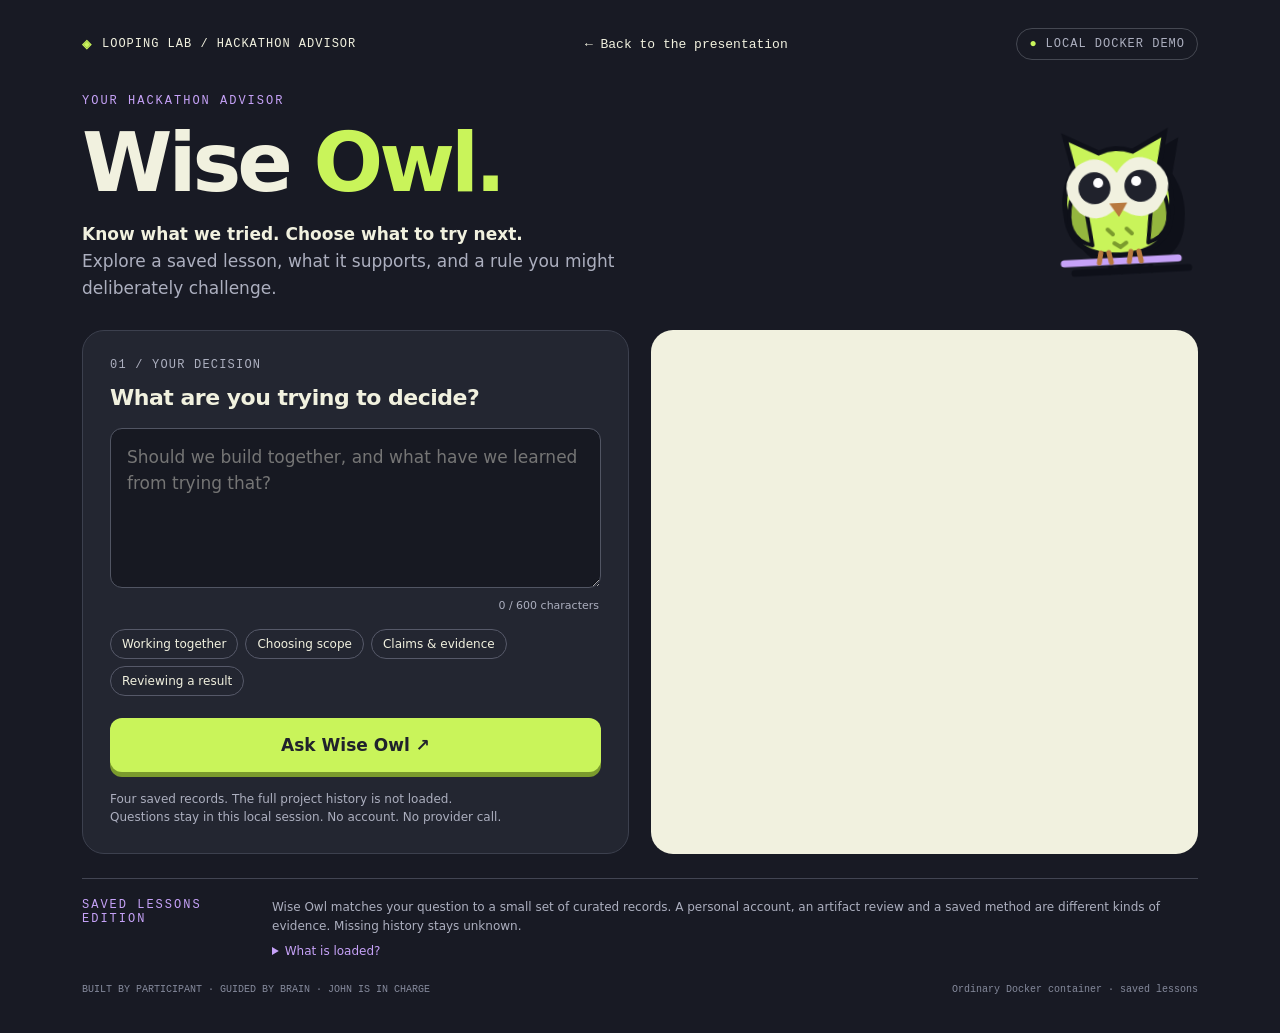
<file: scope-goblin/index.html>
<!doctype html>
<html lang="en"><head><meta charset="utf-8"><meta name="viewport" content="width=device-width, initial-scale=1"><title>Wise Owl — your hackathon advisor</title><style>
:root{color-scheme:dark;--bg:#181a24;--paper:#f1f1df;--ink:#20222c;--green:#c9f45a;--dim:#acafbf;--purple:#c6a2f8}
*{box-sizing:border-box}body{margin:0;background:var(--bg);color:var(--paper);font-family:ui-sans-serif,system-ui,-apple-system,sans-serif}button,textarea{font:inherit}button{cursor:pointer}button:focus-visible,a:focus-visible,summary:focus-visible{outline:3px solid var(--purple);outline-offset:4px}main{max-width:1180px;margin:auto;padding:28px 32px 36px}header{display:flex;justify-content:space-between;align-items:center;gap:16px;font-family:ui-monospace,monospace;font-size:12px;letter-spacing:1px}.brand{display:flex;align-items:center;gap:10px}.brand b{color:var(--green)}.status{border:1px solid #454852;border-radius:30px;padding:8px 12px;color:var(--dim)}.status:before{content:'●';color:var(--green);margin-right:8px}.hero{display:flex;align-items:center;justify-content:space-between;gap:25px;margin:44px 0 34px}.eyebrow{font-family:ui-monospace,monospace;font-size:12px;letter-spacing:2px;color:var(--purple);text-transform:uppercase}h1{font-size:clamp(45px,6.6vw,82px);line-height:.97;letter-spacing:-4px;margin:15px 0 18px;font-weight:850}h1 span{color:var(--green)}.intro{color:var(--dim);font-size:17px;line-height:1.6;margin:0;max-width:600px}.owl{width:160px;height:160px;flex-shrink:0;transform:rotate(-3deg);filter:drop-shadow(10px 10px 0 #0e1019)}.workbench{display:grid;grid-template-columns:1fr 1fr;gap:22px;align-items:stretch}.input-panel{background:#232631;border:1px solid #3c404e;border-radius:22px;padding:27px}.label{font-family:ui-monospace,monospace;font-size:12px;letter-spacing:1.2px;text-transform:uppercase;color:var(--dim);display:block;margin-bottom:13px}.input-panel h2{font-size:22px;margin:0 0 18px;letter-spacing:-.5px}textarea{width:100%;min-height:160px;resize:vertical;background:#171922;color:var(--paper);border:1px solid #515563;border-radius:12px;padding:16px;font-size:17px;line-height:1.5}textarea:focus{outline:2px solid var(--green);border-color:transparent}.counter{text-align:right;color:var(--dim);font-size:11px;margin:7px 2px 17px}.examples{display:flex;flex-wrap:wrap;gap:8px;margin-bottom:22px}.chip{background:transparent;border:1px solid #565969;border-radius:20px;color:var(--paper);padding:7px 11px;font-size:12px}.chip:hover{border-color:var(--green)}.primary{width:100%;background:var(--green);color:var(--ink);border:0;border-radius:12px;padding:17px;font-size:17px;font-weight:800;box-shadow:0 5px 0 #7b9b2d;transition:transform .15s}.primary:hover{transform:translateY(-2px)}.primary:disabled{opacity:.6;cursor:wait}.footnote{color:var(--dim);font-size:12px;line-height:1.5;margin:18px 0 0}.output-panel{background:var(--paper);color:var(--ink);border-radius:22px;position:relative;overflow:hidden;padding:28px}.output-panel .label{color:#696b64}.empty{height:100%;min-height:360px;display:flex;flex-direction:column;justify-content:center;text-align:center;padding:30px 16px}.stamp{border:3px solid #929780;border-radius:8px;padding:12px 15px;transform:rotate(-7deg);font-family:ui-monospace,monospace;font-weight:800;font-size:24px;letter-spacing:2px;align-self:center;margin:10px 0 30px;color:#727861}.empty h2{font-size:26px;letter-spacing:-1px;margin:0 0 12px}.empty p{color:#64675d;line-height:1.65}.verdict{display:inline-block;padding:6px 10px;background:#dac5f1;border-radius:6px;font-family:ui-monospace,monospace;font-size:11px;font-weight:700;text-transform:uppercase;letter-spacing:.6px}.quote{font-size:clamp(25px,3vw,36px);line-height:1.1;letter-spacing:-1.2px;margin:18px 0;font-weight:850}.action{border-top:1px solid #c7cbbb;padding-top:18px;margin-top:20px}.action strong{font-family:ui-monospace,monospace;font-size:11px;letter-spacing:1px}.action p{font-size:18px;line-height:1.5;margin:8px 0 12px}.check{font-size:12px;line-height:1.55;color:#4f5648;background:#e0e6cc;padding:11px 13px;border-radius:9px}.why{font-size:12px;line-height:1.5;color:#4f5648}.parking p{font-size:15px}.tiny{font-size:13px;font-style:italic;color:#64695c;margin:12px 0}.download{margin-top:18px;border:1px solid var(--ink);color:var(--ink);background:transparent;border-radius:8px;padding:10px 14px;font-size:12px;font-weight:700}.download:hover{background:#dfe3ce}.saved-plan{margin-top:16px}.saved-plan textarea{font-family:ui-monospace,monospace;font-size:12px;min-height:180px;background:#fffef1;color:#20222c}.saved-plan label{display:block;font-size:11px;font-weight:700;margin-bottom:8px}.error{color:#ffbdab;font-size:13px;line-height:1.4}.source{margin-top:24px;border-top:1px solid #424553;padding-top:19px;display:grid;grid-template-columns:160px 1fr;gap:20px}.source p{margin:0;color:var(--dim);font-size:13px;line-height:1.6}.source b{color:var(--paper);font-weight:600}.source summary{cursor:pointer;color:var(--purple);font-size:12px;margin-top:8px}.source details p{font-size:12px;margin-top:8px;overflow-wrap:anywhere}footer{margin-top:24px;font-family:ui-monospace,monospace;display:flex;justify-content:space-between;color:#858a9c;font-size:10px;gap:20px;line-height:1.5}[hidden]{display:none!important}@media(max-width:720px){main{padding:22px 18px}.hero{margin-top:35px}.owl{width:95px;height:95px}h1{font-size:54px;letter-spacing:-3px}.intro{font-size:15px}.workbench{grid-template-columns:1fr}.status{font-size:9px;letter-spacing:0}.source{grid-template-columns:1fr;gap:8px}.input-panel,.output-panel{padding:22px}.hero{gap:5px}.empty{min-height:220px}.brand{font-size:10px}footer{flex-direction:column;gap:7px}}@media(prefers-reduced-motion:reduce){*{transition:none!important}}
.back-to-deck{color:var(--paper);text-decoration:none;font-size:13px;letter-spacing:0}.back-to-deck:hover{color:var(--green);text-decoration:underline}@media(max-width:720px){header{flex-wrap:wrap}.back-to-deck{order:3;flex-basis:100%}}

.hero{margin:34px 0 28px}.intro strong{color:var(--paper);font-weight:650}.output-panel{min-height:420px}.answer-section{border-top:1px solid #c7cbbb;margin-top:19px;padding-top:16px}.answer-section h3{font-family:ui-monospace,monospace;font-size:11px;letter-spacing:1px;text-transform:uppercase;margin:0 0 9px}.answer-section p{font-size:15px;line-height:1.55;margin:7px 0}.answer-section small{display:block;line-height:1.5;color:#5a6151;margin-top:10px}.evidence-status{font-size:12px;color:#585e51;margin:7px 0}.quote{font-size:29px;line-height:1.15}.answer-source{overflow-wrap:anywhere}.answer-source a{color:#43407a}.answer-source p{font-size:12px}.source{grid-template-columns:170px 1fr}.source p{font-size:12px}.examples{gap:7px}.footnote a{color:var(--purple)}.history-note{font-size:12px;color:#616753;line-height:1.5}.question-echo{font-size:12px;color:#626657;line-height:1.5}.saved-plan textarea{min-height:230px}button:disabled{cursor:wait}@media(max-width:720px){.source{grid-template-columns:1fr}.output-panel{min-height:240px}.quote{font-size:27px}}
</style></head>
<body><main><header><div class="brand"><b>◈</b> LOOPING LAB / HACKATHON ADVISOR</div><a class="back-to-deck" href="https://milbird-three-layers-sep26.john821249.chatgpt.site/#today">← Back to the presentation</a><div class="status">LOCAL DOCKER DEMO</div></header>
<section class="hero"><div><div class="eyebrow">Your hackathon advisor</div><h1>Wise <span>Owl.</span></h1><p class="intro"><strong>Know what we tried. Choose what to try next.</strong><br>Explore a saved lesson, what it supports, and a rule you might deliberately challenge.</p></div><svg class="owl" viewBox="0 0 160 160" role="img" aria-label="A wide-eyed owl ready to consider your question"><path d="M23 143h114" stroke="#c6a2f8" stroke-width="7" stroke-linecap="round"/><path d="M37 49 30 17l33 17q17-7 34 0l33-17-7 32q13 21 10 46-3 42-53 42T27 95q-3-25 10-46Z" fill="#c9f45a" stroke="#0e1019" stroke-width="5"/><path d="M33 80q-10 38 19 46L47 87m80-7q10 38-19 46l5-39" fill="#94b63e" stroke="#0e1019" stroke-width="4" stroke-linejoin="round"/><path d="M80 55q-16-24-39-9-24 20 0 47 18 14 39-4 21 18 39 4 24-27 0-47-23-15-39 9Z" fill="#f1f1df"/><circle cx="57" cy="69" r="16" fill="#20222c"/><circle cx="103" cy="69" r="16" fill="#20222c"/><circle cx="61" cy="64" r="5" fill="white"/><circle cx="99" cy="64" r="5" fill="white"/><path d="m71 85 9 14 9-14Z" fill="#b8793f"/><path d="m68 111 5 5m14-5 5 5m-18 9 6 4 6-4" fill="none" stroke="#7b9b2d" stroke-width="4" stroke-linecap="round"/><path d="m60 134-2 10m10-10 2 10m20-10-2 10m10-10 2 10" stroke="#b8793f" stroke-width="5" stroke-linecap="round"/></svg></section>
<div class="workbench">
<section class="input-panel"><span class="label">01 / Your decision</span><h2>What are you trying to decide?</h2>
<form id="form"><label for="question" hidden>Your hackathon question</label><textarea id="question" aria-label="Your hackathon question" placeholder="Should we build together, and what have we learned from trying that?" minlength="5" maxlength="600" required></textarea><div class="counter"><span id="count">0</span> / 600 characters</div>
<div class="examples"><button class="chip" type="button" data-question="Should we build together, and what have we learned from trying that?">Working together</button><button class="chip" type="button" data-question="Should we make the scope smaller, or test a wider end-to-end slice?">Choosing scope</button><button class="chip" type="button" data-question="What evidence do we need before we can call this integration working?">Claims &amp; evidence</button><button class="chip" type="button" data-question="What did the video and photo review teach us about the detector?">Reviewing a result</button></div>
<button class="primary" id="submit">Ask Wise Owl ↗</button><p id="error" class="error" role="alert" hidden></p></form><p class="footnote">Four saved records. The full project history is not loaded.<br>Questions stay in this local session. No account. No provider call.</p></section>
<section class="output-panel" aria-label="Wise Owl answer" aria-live="polite"><div id="result" hidden>
<span class="label">02 / A lesson to consider</span><span id="evidence-type" class="verdict"></span><h2 id="answer-title" class="quote"></h2><p id="question-echo" class="question-echo"></p><p id="lesson-summary"></p>
<div class="answer-section"><h3>What happened</h3><div id="outcome-status" class="evidence-status"></div><p id="what-happened"></p><small id="why"></small></div>
<div id="reuse-section" class="answer-section"><h3>When to reuse it</h3><p id="reuse"></p></div>
<div id="challenge-section" class="answer-section"><h3>A rule to challenge</h3><p id="challenge"></p></div>
<div class="answer-section"><h3>Try next · proposal, not an outcome</h3><p id="experiment"></p><small><b>Hypothesis: </b><span id="hypothesis"></span></small><div class="check"><b>What to observe: </b><span id="check"></span></div><small><b>What would change our mind: </b><span id="disconfirm"></span></small></div>
<div class="answer-section answer-source"><h3>Source &amp; limits</h3><p id="source-text"></p><a id="source-link" hidden>Open the public source →</a><p id="limits" class="history-note"></p></div>
<button class="download" id="keep-plan">↓ Keep this decision plan</button><div id="plan-wrap" class="saved-plan" hidden><label for="plan">YOUR DECISION PLAN — SELECTED AND READY TO COPY</label><textarea id="plan" readonly aria-label="Your decision plan"></textarea></div>
</div></section></div>
<section class="source"><span class="eyebrow">Saved lessons edition</span><div><p>Wise Owl matches your question to a small set of curated records. A personal account, an artifact review and a saved method are different kinds of evidence. Missing history stays unknown.</p><details><summary>What is loaded?</summary><p>A public reflection on collaboration; a small-slice operating method; an evidence-labeling method; and a public video/photo review. Suggestions and experiments are authored proposals. This prototype does not query the full Hackathon Brain, call a model, or save questions to memory.</p></details></div></section>
<footer><span>BUILT BY PARTICIPANT · GUIDED BY BRAIN · JOHN IS IN CHARGE</span><span>Ordinary Docker container · saved lessons</span></footer>
</main><script>
const $=id=>document.getElementById(id);let last;
function clearAnswer(){last=null;$('result').hidden=true;$('plan-wrap').hidden=true;$('plan').value='';$('error').hidden=true;}
$('question').addEventListener('input',()=>{$('count').textContent=$('question').value.length;clearAnswer();});
document.querySelectorAll('[data-question]').forEach(b=>b.addEventListener('click',()=>{$('question').value=b.dataset.question;$('question').dispatchEvent(new Event('input'));$('question').focus();}));
async function getAdvice(question){
  const response=await fetch('/api/advise',{method:'POST',headers:{'Content-Type':'application/json'},body:JSON.stringify({question})});
  const data=await response.json();if(!response.ok)throw Error(data.error||'The owl could not read that question.');return data;
}
$('form').addEventListener('submit',async e=>{e.preventDefault();const question=$('question').value.trim();clearAnswer();$('submit').disabled=true;try{
 const data=await getAdvice(question);if($('question').value.trim()!==question)return;last=data;
 for(const [id,key] of [['evidence-type','evidence_type'],['answer-title','title'],['lesson-summary','lesson'],['outcome-status','outcome_status'],['what-happened','what_happened'],['why','why'],['reuse','reuse_when'],['challenge','rule_to_challenge'],['experiment','experiment'],['hypothesis','hypothesis'],['check','observable_check'],['disconfirm','disconfirming_result'],['limits','limits']])$(id).textContent=data[key]||'';
 $('question-echo').textContent='Your question: '+data.question;$('reuse-section').hidden=!data.matched;$('challenge-section').hidden=!data.matched;
 $('source-text').textContent=data.source?data.source.title+' · '+data.source.date+'. '+data.source.status+'. Record: '+data.source.locator:'No matching source in this saved catalog.';
 $('source-link').hidden=!data.source?.url;if(data.source?.url)$('source-link').href=data.source.url;
 $('result').hidden=false;
 }catch(err){$('error').textContent=err.message;$('error').hidden=false;}finally{$('submit').disabled=false;}});
$('keep-plan').addEventListener('click',()=>{if(!last)return;const text=['# Decision plan — Wise Owl','','Question: '+last.question,'','## Evidence',last.evidence_type,last.title,last.lesson,'','## What happened',last.outcome_status,last.what_happened,last.why,...(last.matched?['','## When to reuse',last.reuse_when,'','## Rule to challenge',last.rule_to_challenge]:[]),'','## Proposed experiment',last.experiment,'Hypothesis: '+last.hypothesis,'','## Observable check',last.observable_check,'What would change our mind: '+last.disconfirming_result,'','## Source',last.source?last.source.title+' | '+last.source.date+' | '+last.source.locator:'No matching saved source',last.source?.url||'',last.source?.status||'No recorded outcome','','## Limits',last.limits,last.mode,'Prepared at: '+last.generated_at,'','A proposed experiment is not a completed test or measured result.'].join('\n');$('plan').value=text;$('plan-wrap').hidden=false;$('plan').focus();$('plan').select();});
</script></body></html>
</file>
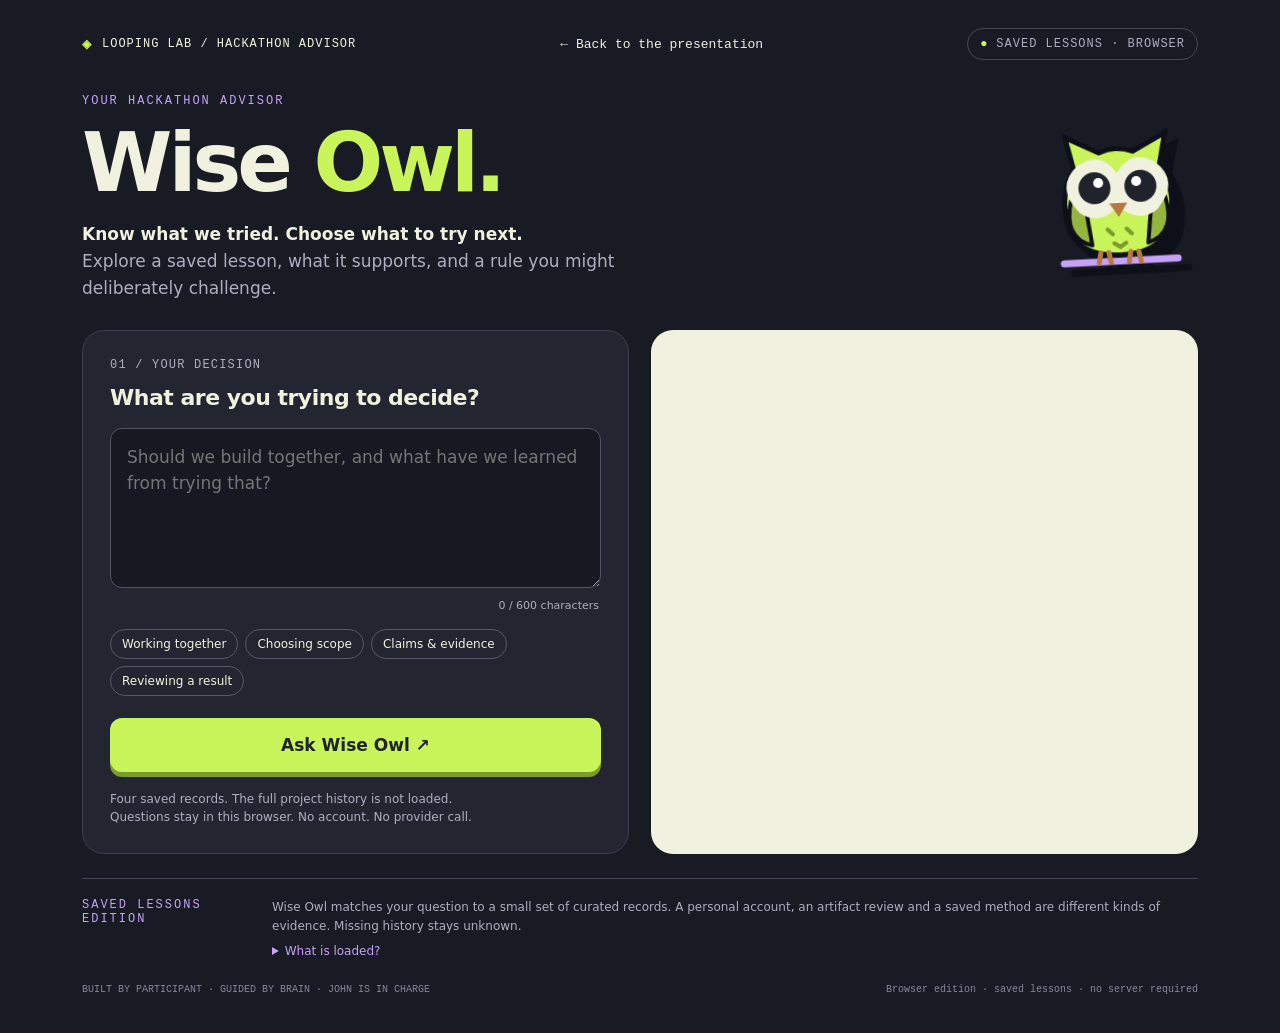
<file: presentation/scope-goblin/index.html>
<!doctype html>
<html lang="en"><head><meta charset="utf-8"><meta name="viewport" content="width=device-width, initial-scale=1"><title>Wise Owl · Browser edition — your hackathon advisor</title><style>
:root{color-scheme:dark;--bg:#181a24;--paper:#f1f1df;--ink:#20222c;--green:#c9f45a;--dim:#acafbf;--purple:#c6a2f8}
*{box-sizing:border-box}body{margin:0;background:var(--bg);color:var(--paper);font-family:ui-sans-serif,system-ui,-apple-system,sans-serif}button,textarea{font:inherit}button{cursor:pointer}button:focus-visible,a:focus-visible,summary:focus-visible{outline:3px solid var(--purple);outline-offset:4px}main{max-width:1180px;margin:auto;padding:28px 32px 36px}header{display:flex;justify-content:space-between;align-items:center;gap:16px;font-family:ui-monospace,monospace;font-size:12px;letter-spacing:1px}.brand{display:flex;align-items:center;gap:10px}.brand b{color:var(--green)}.status{border:1px solid #454852;border-radius:30px;padding:8px 12px;color:var(--dim)}.status:before{content:'●';color:var(--green);margin-right:8px}.hero{display:flex;align-items:center;justify-content:space-between;gap:25px;margin:44px 0 34px}.eyebrow{font-family:ui-monospace,monospace;font-size:12px;letter-spacing:2px;color:var(--purple);text-transform:uppercase}h1{font-size:clamp(45px,6.6vw,82px);line-height:.97;letter-spacing:-4px;margin:15px 0 18px;font-weight:850}h1 span{color:var(--green)}.intro{color:var(--dim);font-size:17px;line-height:1.6;margin:0;max-width:600px}.owl{width:160px;height:160px;flex-shrink:0;transform:rotate(-3deg);filter:drop-shadow(10px 10px 0 #0e1019)}.workbench{display:grid;grid-template-columns:1fr 1fr;gap:22px;align-items:stretch}.input-panel{background:#232631;border:1px solid #3c404e;border-radius:22px;padding:27px}.label{font-family:ui-monospace,monospace;font-size:12px;letter-spacing:1.2px;text-transform:uppercase;color:var(--dim);display:block;margin-bottom:13px}.input-panel h2{font-size:22px;margin:0 0 18px;letter-spacing:-.5px}textarea{width:100%;min-height:160px;resize:vertical;background:#171922;color:var(--paper);border:1px solid #515563;border-radius:12px;padding:16px;font-size:17px;line-height:1.5}textarea:focus{outline:2px solid var(--green);border-color:transparent}.counter{text-align:right;color:var(--dim);font-size:11px;margin:7px 2px 17px}.examples{display:flex;flex-wrap:wrap;gap:8px;margin-bottom:22px}.chip{background:transparent;border:1px solid #565969;border-radius:20px;color:var(--paper);padding:7px 11px;font-size:12px}.chip:hover{border-color:var(--green)}.primary{width:100%;background:var(--green);color:var(--ink);border:0;border-radius:12px;padding:17px;font-size:17px;font-weight:800;box-shadow:0 5px 0 #7b9b2d;transition:transform .15s}.primary:hover{transform:translateY(-2px)}.primary:disabled{opacity:.6;cursor:wait}.footnote{color:var(--dim);font-size:12px;line-height:1.5;margin:18px 0 0}.output-panel{background:var(--paper);color:var(--ink);border-radius:22px;position:relative;overflow:hidden;padding:28px}.output-panel .label{color:#696b64}.empty{height:100%;min-height:360px;display:flex;flex-direction:column;justify-content:center;text-align:center;padding:30px 16px}.stamp{border:3px solid #929780;border-radius:8px;padding:12px 15px;transform:rotate(-7deg);font-family:ui-monospace,monospace;font-weight:800;font-size:24px;letter-spacing:2px;align-self:center;margin:10px 0 30px;color:#727861}.empty h2{font-size:26px;letter-spacing:-1px;margin:0 0 12px}.empty p{color:#64675d;line-height:1.65}.verdict{display:inline-block;padding:6px 10px;background:#dac5f1;border-radius:6px;font-family:ui-monospace,monospace;font-size:11px;font-weight:700;text-transform:uppercase;letter-spacing:.6px}.quote{font-size:clamp(25px,3vw,36px);line-height:1.1;letter-spacing:-1.2px;margin:18px 0;font-weight:850}.action{border-top:1px solid #c7cbbb;padding-top:18px;margin-top:20px}.action strong{font-family:ui-monospace,monospace;font-size:11px;letter-spacing:1px}.action p{font-size:18px;line-height:1.5;margin:8px 0 12px}.check{font-size:12px;line-height:1.55;color:#4f5648;background:#e0e6cc;padding:11px 13px;border-radius:9px}.why{font-size:12px;line-height:1.5;color:#4f5648}.parking p{font-size:15px}.tiny{font-size:13px;font-style:italic;color:#64695c;margin:12px 0}.download{margin-top:18px;border:1px solid var(--ink);color:var(--ink);background:transparent;border-radius:8px;padding:10px 14px;font-size:12px;font-weight:700}.download:hover{background:#dfe3ce}.saved-plan{margin-top:16px}.saved-plan textarea{font-family:ui-monospace,monospace;font-size:12px;min-height:180px;background:#fffef1;color:#20222c}.saved-plan label{display:block;font-size:11px;font-weight:700;margin-bottom:8px}.error{color:#ffbdab;font-size:13px;line-height:1.4}.source{margin-top:24px;border-top:1px solid #424553;padding-top:19px;display:grid;grid-template-columns:160px 1fr;gap:20px}.source p{margin:0;color:var(--dim);font-size:13px;line-height:1.6}.source b{color:var(--paper);font-weight:600}.source summary{cursor:pointer;color:var(--purple);font-size:12px;margin-top:8px}.source details p{font-size:12px;margin-top:8px;overflow-wrap:anywhere}footer{margin-top:24px;font-family:ui-monospace,monospace;display:flex;justify-content:space-between;color:#858a9c;font-size:10px;gap:20px;line-height:1.5}[hidden]{display:none!important}@media(max-width:720px){main{padding:22px 18px}.hero{margin-top:35px}.owl{width:95px;height:95px}h1{font-size:54px;letter-spacing:-3px}.intro{font-size:15px}.workbench{grid-template-columns:1fr}.status{font-size:9px;letter-spacing:0}.source{grid-template-columns:1fr;gap:8px}.input-panel,.output-panel{padding:22px}.hero{gap:5px}.empty{min-height:220px}.brand{font-size:10px}footer{flex-direction:column;gap:7px}}@media(prefers-reduced-motion:reduce){*{transition:none!important}}
.back-to-deck{color:var(--paper);text-decoration:none;font-size:13px;letter-spacing:0}.back-to-deck:hover{color:var(--green);text-decoration:underline}@media(max-width:720px){header{flex-wrap:wrap}.back-to-deck{order:3;flex-basis:100%}}

.hero{margin:34px 0 28px}.intro strong{color:var(--paper);font-weight:650}.output-panel{min-height:420px}.answer-section{border-top:1px solid #c7cbbb;margin-top:19px;padding-top:16px}.answer-section h3{font-family:ui-monospace,monospace;font-size:11px;letter-spacing:1px;text-transform:uppercase;margin:0 0 9px}.answer-section p{font-size:15px;line-height:1.55;margin:7px 0}.answer-section small{display:block;line-height:1.5;color:#5a6151;margin-top:10px}.evidence-status{font-size:12px;color:#585e51;margin:7px 0}.quote{font-size:29px;line-height:1.15}.answer-source{overflow-wrap:anywhere}.answer-source a{color:#43407a}.answer-source p{font-size:12px}.source{grid-template-columns:170px 1fr}.source p{font-size:12px}.examples{gap:7px}.footnote a{color:var(--purple)}.history-note{font-size:12px;color:#616753;line-height:1.5}.question-echo{font-size:12px;color:#626657;line-height:1.5}.saved-plan textarea{min-height:230px}button:disabled{cursor:wait}@media(max-width:720px){.source{grid-template-columns:1fr}.output-panel{min-height:240px}.quote{font-size:27px}}
</style></head>
<body><main><header><div class="brand"><b>◈</b> LOOPING LAB / HACKATHON ADVISOR</div><a class="back-to-deck" href="https://milbird-three-layers-sep26.john821249.chatgpt.site/#today">← Back to the presentation</a><div class="status">SAVED LESSONS · BROWSER</div></header>
<section class="hero"><div><div class="eyebrow">Your hackathon advisor</div><h1>Wise <span>Owl.</span></h1><p class="intro"><strong>Know what we tried. Choose what to try next.</strong><br>Explore a saved lesson, what it supports, and a rule you might deliberately challenge.</p></div><svg class="owl" viewBox="0 0 160 160" role="img" aria-label="A wide-eyed owl ready to consider your question"><path d="M23 143h114" stroke="#c6a2f8" stroke-width="7" stroke-linecap="round"/><path d="M37 49 30 17l33 17q17-7 34 0l33-17-7 32q13 21 10 46-3 42-53 42T27 95q-3-25 10-46Z" fill="#c9f45a" stroke="#0e1019" stroke-width="5"/><path d="M33 80q-10 38 19 46L47 87m80-7q10 38-19 46l5-39" fill="#94b63e" stroke="#0e1019" stroke-width="4" stroke-linejoin="round"/><path d="M80 55q-16-24-39-9-24 20 0 47 18 14 39-4 21 18 39 4 24-27 0-47-23-15-39 9Z" fill="#f1f1df"/><circle cx="57" cy="69" r="16" fill="#20222c"/><circle cx="103" cy="69" r="16" fill="#20222c"/><circle cx="61" cy="64" r="5" fill="white"/><circle cx="99" cy="64" r="5" fill="white"/><path d="m71 85 9 14 9-14Z" fill="#b8793f"/><path d="m68 111 5 5m14-5 5 5m-18 9 6 4 6-4" fill="none" stroke="#7b9b2d" stroke-width="4" stroke-linecap="round"/><path d="m60 134-2 10m10-10 2 10m20-10-2 10m10-10 2 10" stroke="#b8793f" stroke-width="5" stroke-linecap="round"/></svg></section>
<div class="workbench">
<section class="input-panel"><span class="label">01 / Your decision</span><h2>What are you trying to decide?</h2>
<form id="form"><label for="question" hidden>Your hackathon question</label><textarea id="question" aria-label="Your hackathon question" placeholder="Should we build together, and what have we learned from trying that?" minlength="5" maxlength="600" required></textarea><div class="counter"><span id="count">0</span> / 600 characters</div>
<div class="examples"><button class="chip" type="button" data-question="Should we build together, and what have we learned from trying that?">Working together</button><button class="chip" type="button" data-question="Should we make the scope smaller, or test a wider end-to-end slice?">Choosing scope</button><button class="chip" type="button" data-question="What evidence do we need before we can call this integration working?">Claims &amp; evidence</button><button class="chip" type="button" data-question="What did the video and photo review teach us about the detector?">Reviewing a result</button></div>
<button class="primary" id="submit">Ask Wise Owl ↗</button><p id="error" class="error" role="alert" hidden></p></form><p class="footnote">Four saved records. The full project history is not loaded.<br>Questions stay in this browser. No account. No provider call.</p></section>
<section class="output-panel" aria-label="Wise Owl answer" aria-live="polite"><div id="result" hidden>
<span class="label">02 / A lesson to consider</span><span id="evidence-type" class="verdict"></span><h2 id="answer-title" class="quote"></h2><p id="question-echo" class="question-echo"></p><p id="lesson-summary"></p>
<div class="answer-section"><h3>What happened</h3><div id="outcome-status" class="evidence-status"></div><p id="what-happened"></p><small id="why"></small></div>
<div id="reuse-section" class="answer-section"><h3>When to reuse it</h3><p id="reuse"></p></div>
<div id="challenge-section" class="answer-section"><h3>A rule to challenge</h3><p id="challenge"></p></div>
<div class="answer-section"><h3>Try next · proposal, not an outcome</h3><p id="experiment"></p><small><b>Hypothesis: </b><span id="hypothesis"></span></small><div class="check"><b>What to observe: </b><span id="check"></span></div><small><b>What would change our mind: </b><span id="disconfirm"></span></small></div>
<div class="answer-section answer-source"><h3>Source &amp; limits</h3><p id="source-text"></p><a id="source-link" hidden>Open the public source →</a><p id="limits" class="history-note"></p></div>
<button class="download" id="keep-plan">↓ Keep this decision plan</button><div id="plan-wrap" class="saved-plan" hidden><label for="plan">YOUR DECISION PLAN — SELECTED AND READY TO COPY</label><textarea id="plan" readonly aria-label="Your decision plan"></textarea></div>
</div></section></div>
<section class="source"><span class="eyebrow">Saved lessons edition</span><div><p>Wise Owl matches your question to a small set of curated records. A personal account, an artifact review and a saved method are different kinds of evidence. Missing history stays unknown.</p><details><summary>What is loaded?</summary><p>A public reflection on collaboration; a small-slice operating method; an evidence-labeling method; and a public video/photo review. Suggestions and experiments are authored proposals. This prototype does not query the full Hackathon Brain, call a model, or save questions to memory.</p></details></div></section>
<footer><span>BUILT BY PARTICIPANT · GUIDED BY BRAIN · JOHN IS IN CHARGE</span><span>Browser edition · saved lessons · no server required</span></footer>
</main><script>
const CATALOG = {"app": "Wise Owl", "version": 1, "description": "A bounded catalog of curated shareable records for an offline hackathon advisor.", "mode": "Saved lessons + deterministic matching; no live model or Cognee query.", "lessons": [{"id": "collaboration", "theme": "Working together", "title": "Try a short commitment together.", "terms": ["work together", "build together", "working together", "building together", "collaborate", "collaboration", "teammate", "teammates", "pair", "pairing", "ready to leave", "leave the event", "short commitment", "15 minutes", "fifteen minutes", "team"], "evidence_type": "Personal reflection", "lesson": "A short invitation can be worth trying when someone is unsure whether to stay and build.", "what_happened": "John reported being ready to leave because information about how and where to use the products was unclear. Rene suggested a short trial together. They chose another 15 minutes, then a two-hour project target. John remembers enjoying building together.", "outcome_status": "Recorded personal account", "why": "The account suggests that a small commitment and another person made continuing appealing. That is an interpretation, not an established cause. No measured speedup, actual build duration or comparison with working alone is recorded.", "reuse_when": "When a potential teammate is interested but unsure about committing, offer a brief trial with a clear stopping point.", "rule_to_challenge": "“Always make only a short commitment.” A team with a clear shared goal might benefit from agreeing on a longer working block.", "experiment": "Propose a 15-minute trial together, then explicitly choose whether to stop, continue or change direction. If the team already has a shared goal, compare that choice with a longer planned block.", "hypothesis": "A small, reversible invitation may help people decide whether they want to collaborate.", "observable_check": "At the agreed checkpoint, ask each person whether the goal became clearer, whether they want to continue and what they actually completed. Record elapsed time separately from the target.", "disconfirming_result": "If people feel pressured, the goal stays unclear, or no one wants to continue, do not promote the short-trial idea into a rule.", "source": {"title": "Looping Lab — public reflection, John’s account", "locator": "site/dist/index.html · section#reflection-review", "url": "https://milbird-three-layers-sep26.john821249.chatgpt.site/#reflection/review", "date": "2026-09-21", "status": "Public personal reflection; candidate lesson, not ingested"}}, {"id": "small-slice", "theme": "Choosing scope", "title": "Choose the smallest slice that answers the question.", "terms": ["scope", "too much", "smaller", "smallest", "small slice", "minimum", "mvp", "how big", "ten minutes", "what to build", "too many features", "shrink", "overbuild", "overbuilding"], "evidence_type": "Saved operating method", "lesson": "Choose one actor, problem and outcome. Build the smallest runnable slice, check observable behavior, save the result, then repeat, recover or cut.", "what_happened": "No recorded comparative outcome accompanies this saved method. It does not show that a smaller build was faster, won a prize or worked better at a particular event.", "outcome_status": "No recorded outcome", "why": "The proposed rationale is to get evidence before adding more work. That rationale is not a measured result.", "reuse_when": "When you can learn something useful from one runnable path and you have a clear acceptance check.", "rule_to_challenge": "“Always make the scope smaller.” If the uncertainty is in integration between two parts, a broader end-to-end slice may be the smallest meaningful test.", "experiment": "Name the decision the prototype must resolve. Choose either one isolated component or one connected path, depending on where the uncertainty sits. Set a time cap and a pass/fail observation before building.", "hypothesis": "The chosen slice can resolve the stated uncertainty within the agreed budget.", "observable_check": "Run the acceptance check on the artifact. Record what it demonstrates, what remains unknown, the elapsed time and the next decision it changes.", "disconfirming_result": "If the slice passes but leaves the original decision unresolved, it was too narrow or tested the wrong thing.", "source": {"title": "Looping Lab preparation — source-backed methods", "locator": "brain/hackathon-prep/increments/05-looping-lab-prep-dispatch.md · Source-backed methods", "url": null, "date": "2026-09-21", "status": "Curated operating method; no measured outcome improvement"}}, {"id": "evidence", "theme": "Claims and evidence", "title": "Keep the claim no stronger than its evidence.", "terms": ["evidence", "provenance", "source", "sources", "claim", "claims", "working", "integrated", "verified", "verify", "tested", "proof", "test results", "receipt", "receipts", "uncertainty"], "evidence_type": "Saved communication method", "lesson": "Separate verified facts, observations, interpretations, proposals and unknowns. A claim that something is working needs execution evidence tied to its exact scope.", "what_happened": "No recorded outcome in this method proves that evidence labels improved judging, team understanding or build quality.", "outcome_status": "No recorded outcome", "why": "Labels help a reader see what is supported and what still needs a check. Whether they improve a particular decision remains something to test.", "reuse_when": "When preparing a demo, evaluating a sponsor integration or deciding whether a result is strong enough to rely on.", "rule_to_challenge": "“Show every piece of evidence on the first screen.” A short decision summary with accessible supporting detail may be easier to understand; keep the important uncertainty visible.", "experiment": "Take one claim and label it as an observation, method, proposal or unknown. Show the supporting artifact and the check needed to strengthen it. Try a concise summary with the evidence one step away.", "hypothesis": "A concise, correctly labeled claim can stay understandable without hiding its limitations.", "observable_check": "Ask an uncoached viewer to explain what actually ran, what was merely proposed and what remains unknown. Record any mistaken inference.", "disconfirming_result": "If the viewer believes a mockup is a live integration or a proposal is an observed result, the explanation has not passed.", "source": {"title": "Looping Lab — decision-first briefing", "locator": "brain/hackathon-prep/increments/03-decision-first-briefing.md · Label claims without upgrading them", "url": null, "date": "2026-09-21", "status": "Curated communication policy; not empirical outcome evidence"}}, {"id": "field-review", "theme": "Reviewing a failed result", "title": "Inspect the evidence behind a plausible tally.", "terms": ["video", "photos", "photo", "photographs", "locate marks", "paint", "markings", "detector", "field review", "walk the line", "accuracy", "zero confirmed", "0 confirmed"], "evidence_type": "Reported artifact review", "lesson": "When output and field evidence disagree, open the actual material and examine what the pipeline was looking for.", "what_happened": "The public post-event review reports zero confirmed locate marks from the video pass. A later human review identified 26 photos containing real locate paint. These are different units, not an accuracy score. The detector’s most common color was orange; the photographed markings were mostly red and green.", "outcome_status": "Recorded disagreement; cause unresolved", "why": "The color mismatch is a lead to investigate, not a demonstrated cause. The record does not establish how much of the disagreement came from color assumptions, different source material or other factors.", "reuse_when": "When a believable count conflicts with examples you can inspect, or when a pipeline result looks complete but may be answering the wrong question.", "rule_to_challenge": "“Trust the aggregate tally once the pipeline finishes.” Inspect a known example and test the assumptions before relying on the total.", "experiment": "Use a known marked block and a fixed set of images. Review the color assumptions, then compare the original and revised detector against the same labeled material. Keep measured photo EXIF positions distinct from reconstructed video positions; neither is survey-grade.", "hypothesis": "Revised color assumptions may improve detection on the same labeled material. The earlier review does not prove this hypothesis.", "observable_check": "For both runs, record detected and missed markings against the same human-reviewed units. Inspect example frames and report position provenance separately.", "disconfirming_result": "If changing color assumptions does not improve the fixed-set result, or only changes the count without locating the known marks, investigate another cause.", "source": {"title": "Walk the Line — public post-event evidence review", "locator": "site/content/walk-the-line-evidence.html", "url": "https://milbird-three-layers-sep26.john821249.chatgpt.site/#walk-the-line/evidence", "date": "2026-09-21 public presentation snapshot", "status": "Published artifact review; original source material not ingested into Cognee"}}]};
/* Browser port of app.py. Only the curated catalog supplied at build time is read. */
function normalized(value) {
  return ' ' + (value.toLowerCase().match(/[a-z0-9]+/g) || []).join(' ') + ' ';
}
function browserAdvise(raw) {
  if (typeof raw !== 'string' || raw.trim().length < 5 || raw.trim().length > 600)
    throw Error('Ask a question between 5 and 600 characters.');
  const question = raw.trim(), text = normalized(question);
  let bestScore = 0, selected = null;
  for (const lesson of CATALOG.lessons) {
    const score = lesson.terms.reduce((sum, term) => sum + (text.includes(normalized(term)) ? normalized(term).trim().split(' ').length : 0), 0);
    if (score > bestScore) { bestScore = score; selected = lesson; }
  }
  let result;
  if (selected) {
    const {terms, ...record} = selected;
    result = {...record, matched:true,
      limits:'This is a matching saved record, not a search of the full project history. Reuse conditions, rule challenges and experiments are proposals; they are not recorded outcomes.'};
  } else {
    result = {
      id:null, theme:null, matched:false,
      title:'No matching saved evidence.', evidence_type:'Unknown in this catalog',
      lesson:'I do not have a relevant record for this question in the four lessons loaded here.',
      outcome_status:'No recorded outcome for this question',
      what_happened:'This catalog cannot establish what you tried, whether it worked or why. Missing evidence here does not mean the experience never happened.',
      why:'The loaded records cover collaboration, scope, evidence labels and a video/photo review. I cannot infer another project’s history from them.',
      reuse_when:null, rule_to_challenge:null,
      experiment:'Identify a project name or event date, then locate its source, run receipt or debrief before choosing a lesson to reuse. This offline page cannot perform that search.',
      hypothesis:'A relevant record may exist outside this small catalog; that has not been established.',
      observable_check:'A source identifies the attempted action, the observed result and its date. If it does not explain why, keep the cause unknown.',
      disconfirming_result:'A plan, credential name or similar-looking project alone does not establish that the action ran or worked.',
      source:null,
      limits:'No scope reduction, historical outcome or cause is inferred. Ask about a loaded theme or bring the missing evidence back to the wider Brain workflow.'
    };
  }
  return {...result, question, mode:CATALOG.mode, generated_at:new Date().toISOString()};
}

const $=id=>document.getElementById(id);let last;
function clearAnswer(){last=null;$('result').hidden=true;$('plan-wrap').hidden=true;$('plan').value='';$('error').hidden=true;}
$('question').addEventListener('input',()=>{$('count').textContent=$('question').value.length;clearAnswer();});
document.querySelectorAll('[data-question]').forEach(b=>b.addEventListener('click',()=>{$('question').value=b.dataset.question;$('question').dispatchEvent(new Event('input'));$('question').focus();}));
async function getAdvice(question){return browserAdvise(question);}
$('form').addEventListener('submit',async e=>{e.preventDefault();const question=$('question').value.trim();clearAnswer();$('submit').disabled=true;try{
 const data=await getAdvice(question);if($('question').value.trim()!==question)return;last=data;
 for(const [id,key] of [['evidence-type','evidence_type'],['answer-title','title'],['lesson-summary','lesson'],['outcome-status','outcome_status'],['what-happened','what_happened'],['why','why'],['reuse','reuse_when'],['challenge','rule_to_challenge'],['experiment','experiment'],['hypothesis','hypothesis'],['check','observable_check'],['disconfirm','disconfirming_result'],['limits','limits']])$(id).textContent=data[key]||'';
 $('question-echo').textContent='Your question: '+data.question;$('reuse-section').hidden=!data.matched;$('challenge-section').hidden=!data.matched;
 $('source-text').textContent=data.source?data.source.title+' · '+data.source.date+'. '+data.source.status+'. Record: '+data.source.locator:'No matching source in this saved catalog.';
 $('source-link').hidden=!data.source?.url;if(data.source?.url)$('source-link').href=data.source.url;
 $('result').hidden=false;
 }catch(err){$('error').textContent=err.message;$('error').hidden=false;}finally{$('submit').disabled=false;}});
$('keep-plan').addEventListener('click',()=>{if(!last)return;const text=['# Decision plan — Wise Owl','','Question: '+last.question,'','## Evidence',last.evidence_type,last.title,last.lesson,'','## What happened',last.outcome_status,last.what_happened,last.why,...(last.matched?['','## When to reuse',last.reuse_when,'','## Rule to challenge',last.rule_to_challenge]:[]),'','## Proposed experiment',last.experiment,'Hypothesis: '+last.hypothesis,'','## Observable check',last.observable_check,'What would change our mind: '+last.disconfirming_result,'','## Source',last.source?last.source.title+' | '+last.source.date+' | '+last.source.locator:'No matching saved source',last.source?.url||'',last.source?.status||'No recorded outcome','','## Limits',last.limits,last.mode,'Prepared at: '+last.generated_at,'','A proposed experiment is not a completed test or measured result.'].join('\n');$('plan').value=text;$('plan-wrap').hidden=false;$('plan').focus();$('plan').select();});
</script></body></html>
</file>
